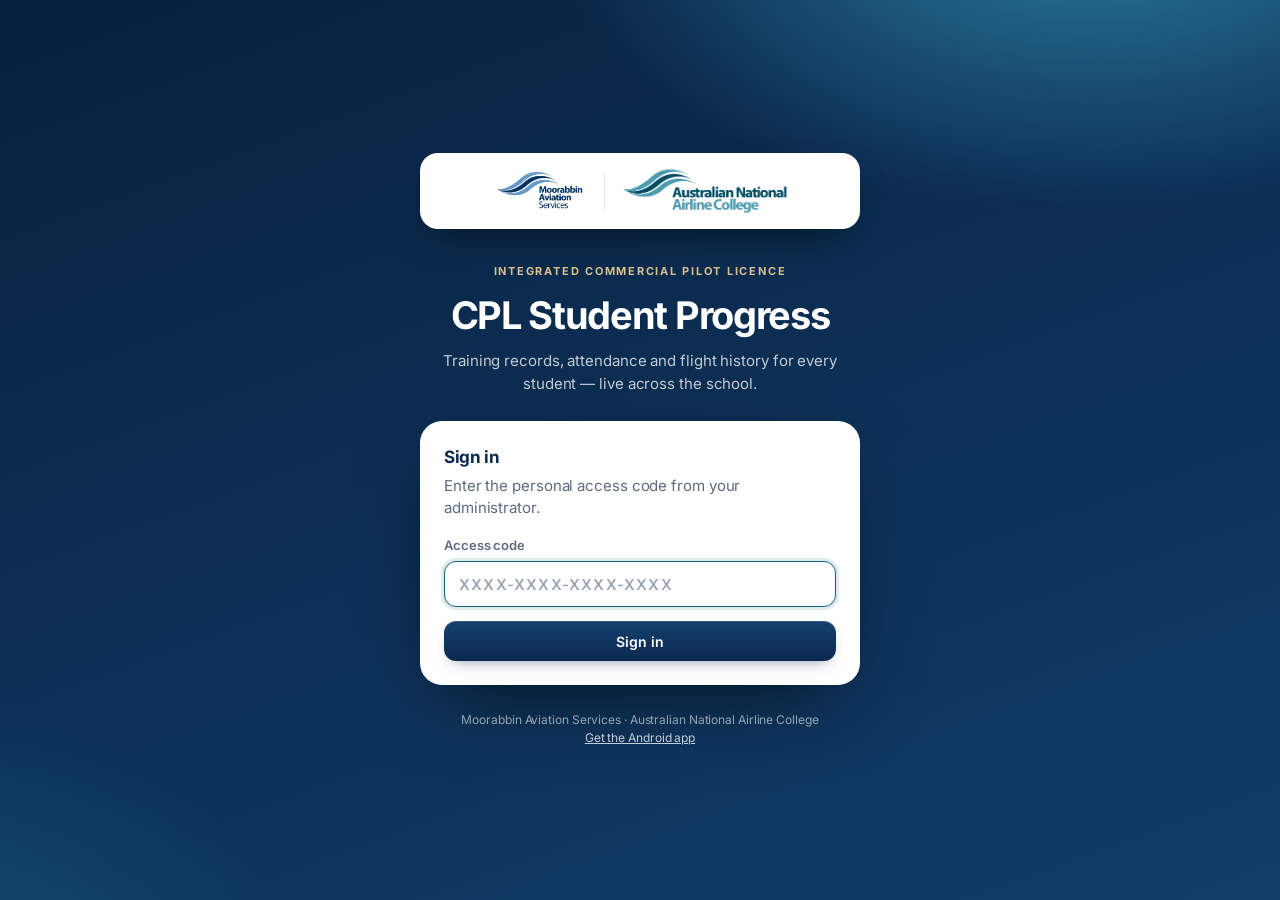
<file: docs/index.html>
<!doctype html>
<html lang="en">
<head>
<meta charset="utf-8">
<meta name="cpl-build" content="2026-11-01T04:01:57Z">
<meta name="viewport" content="width=device-width,initial-scale=1,viewport-fit=cover">
<meta name="theme-color" content="#0b2a4f">
<meta name="description" content="CPL student progress for Moorabbin Aviation Services: training records, attendance and flight history, live across the school.">
<title>CPL Tracker · Moorabbin Aviation Services</title>
<link rel="manifest" href="manifest.webmanifest">
<link rel="icon" href="icons/icon-192.png">
<link rel="apple-touch-icon" href="icons/apple-touch-icon.png">
<meta name="apple-mobile-web-app-capable" content="yes">
<meta name="mobile-web-app-capable" content="yes">
<meta name="apple-mobile-web-app-status-bar-style" content="black-translucent">
<meta name="apple-mobile-web-app-title" content="CPL Tracker">
<link rel="preload" href="fonts/inter-latin-400-normal.woff2" as="font" type="font/woff2" crossorigin>
<link rel="preload" href="fonts/inter-latin-600-normal.woff2" as="font" type="font/woff2" crossorigin>
<link rel="stylesheet" href="app.css?v=2026-11-01T04:01:57Z">
</head>
<body>
<div id="app"><div class="login"><div class="box" style="color:#fff;text-align:center">Loading…</div></div></div>
<noscript>This site needs JavaScript.</noscript>
<script src="report.js?v=2026-11-01T04:01:57Z"></script>
<script src="importer.js?v=2026-11-01T04:01:57Z"></script>
<script src="app.js?v=2026-11-01T04:01:57Z"></script>
</body>
</html>
</file>
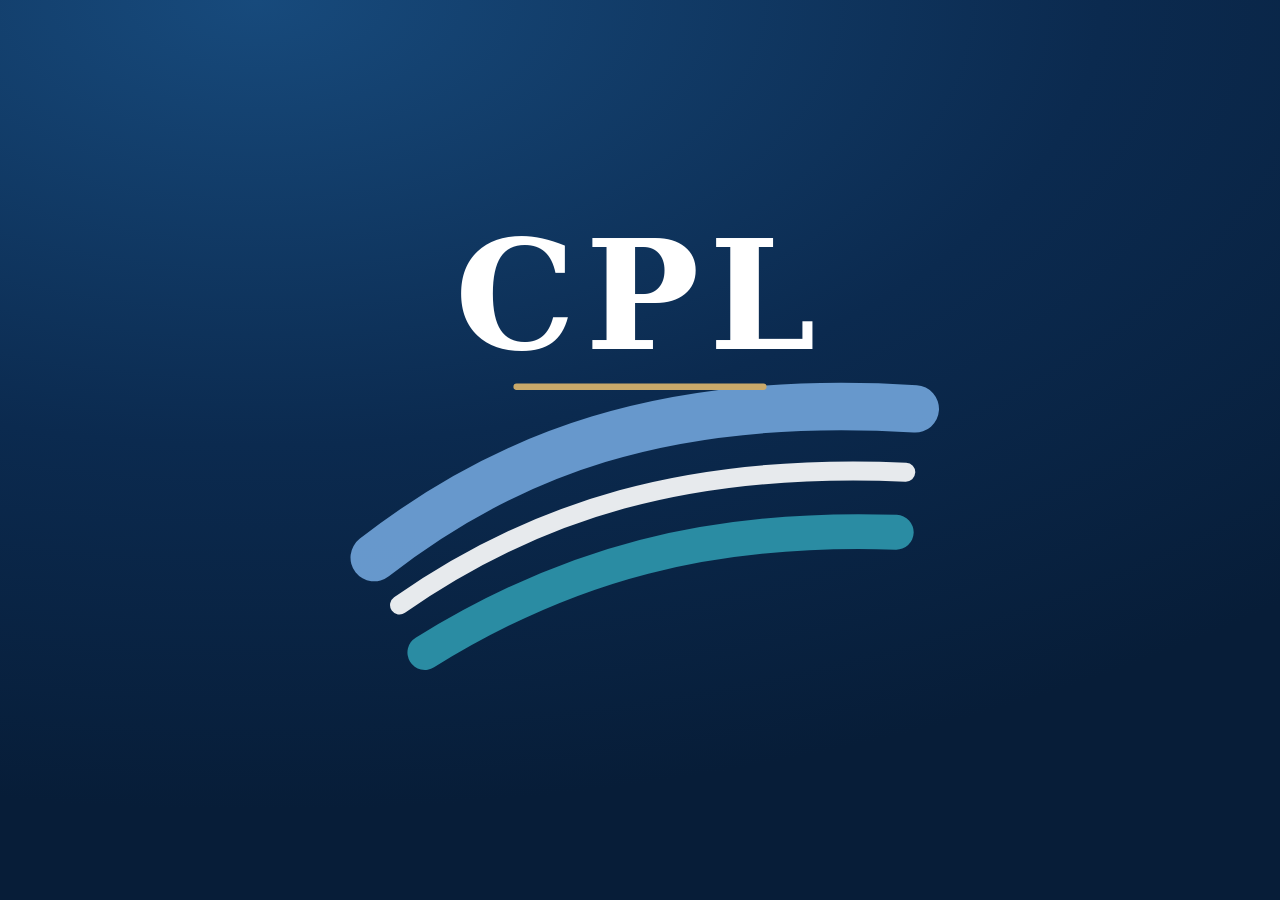
<file: assets/icon.html>
<!doctype html><html><head><meta charset="utf-8"><style>
html,body{margin:0;width:100vw;height:100vh;overflow:hidden}
.i{width:100vw;height:100vh;background:radial-gradient(120% 90% at 20% 0%,#174a7c 0%,#0b2a4f 55%,#071d38 100%);position:relative}
svg{position:absolute;inset:0;width:100%;height:100%}
</style></head><body><div class="i"><svg viewBox="0 0 512 512"><g transform="translate(256 256) scale(.9) translate(-256 -232)">
<path d="M88 300C170 236 270 196 430 206" stroke="#6c9fd3" stroke-width="30" fill="none" stroke-linecap="round" opacity=".95"/>
<path d="M104 330C190 270 286 240 424 246" stroke="#ffffff" stroke-width="12" fill="none" stroke-linecap="round" opacity=".9"/>
<path d="M120 360C210 304 300 280 418 284" stroke="#2a8ca3" stroke-width="22" fill="none" stroke-linecap="round"/>
<text x="256" y="168" text-anchor="middle" font-family="Georgia,'DejaVu Serif',serif" font-size="96" font-weight="700" fill="#ffffff" letter-spacing="6">CPL</text>
<rect x="176" y="190" width="160" height="4" rx="2" fill="#c9a96a"/>
</g></svg></div></body></html>
</file>
<file: docs/app.css>
/* Inter, served from this site (SIL OFL 1.1, fonts/OFL-Inter.txt) — no third-party font requests. */
@font-face{font-family:Inter;src:url(fonts/inter-latin-400-normal.woff2) format("woff2");font-weight:400;font-display:swap}
@font-face{font-family:Inter;src:url(fonts/inter-latin-500-normal.woff2) format("woff2");font-weight:500;font-display:swap}
@font-face{font-family:Inter;src:url(fonts/inter-latin-600-normal.woff2) format("woff2");font-weight:600;font-display:swap}
@font-face{font-family:Inter;src:url(fonts/inter-latin-700-normal.woff2) format("woff2");font-weight:700;font-display:swap}
:root{
  --navy:#0b2a4f;--navy2:#123b6b;--teal:#16627a;--gold:#b8955a;--gold2:#d9bf8c;
  --bg:#f3f5f8;--surface:#fff;--line:#e3e8ef;--line2:#eef2f6;--text:#0f1c2e;--muted:#5b6b80;--faint:#98a4b3;
  --green:#1f7a4d;--green-bg:#e3f2ea;--amber:#b7791f;--amber-bg:#fdf1dc;--red:#b42318;--red-bg:#fbe5e5;--chip:#e8edf3;--tint:#dfe8f3;
  --serif:"Iowan Old Style","Palatino Linotype",Palatino,Georgia,"Times New Roman",serif;
  --sans:Inter,system-ui,-apple-system,"Segoe UI",Roboto,"Helvetica Neue",Arial,sans-serif;
  --r:16px;--shadow:0 1px 2px #0b2a4f0d,0 4px 14px #0b2a4f0a;--shadow2:0 10px 40px #0b2a4f2e;
  --side:252px;
  color-scheme:light;
}
*{box-sizing:border-box}
html,body{margin:0;height:100%}
body{background:var(--bg);color:var(--text);font:15px/1.5 var(--sans);-webkit-font-smoothing:antialiased;-webkit-tap-highlight-color:transparent}
button,input,select,textarea{font:inherit;color:inherit}
a{color:var(--teal)}
h1,h2,h3{font-family:var(--serif);color:var(--navy);margin:0;font-weight:700;letter-spacing:-.01em}
.sr{position:absolute;width:1px;height:1px;overflow:hidden;clip:rect(0 0 0 0)}
svg.i{width:22px;height:22px;fill:currentColor;flex:0 0 auto}

/* ---------- shell ---------- */
.shell{display:grid;grid-template-columns:var(--side) 1fr;min-height:100vh}
.side{position:sticky;top:0;height:100vh;padding-top:calc(18px + env(safe-area-inset-top))!important;background:linear-gradient(180deg,#0b2a4f 0%,#0e3561 70%,#123f6e 100%);color:#fff;display:flex;flex-direction:column;padding:18px 14px}
.brand{background:#fff;border-radius:14px;padding:10px 12px;display:flex;align-items:center;gap:10px;margin-bottom:8px}
.brand img{height:34px;width:auto;display:block}
.brand .sep{width:1px;height:28px;background:var(--line)}
.side .kicker{font-size:10.5px;letter-spacing:.14em;text-transform:uppercase;color:var(--gold2);font-weight:700;padding:14px 10px 6px}
.side nav{display:flex;flex-direction:column;gap:2px;margin-top:4px}
.side nav a{display:flex;align-items:center;gap:12px;padding:11px 12px;border-radius:12px;color:#ffffffc0;text-decoration:none;font-weight:600;font-size:14.5px;transition:background .15s,color .15s}
.side nav a:hover{background:#ffffff12;color:#fff}
.side nav a.on{background:#ffffff1f;color:#fff;box-shadow:inset 3px 0 0 var(--gold)}
.side .grow{flex:1}
.me{display:flex;align-items:center;gap:10px;padding:10px;border-radius:12px;background:#ffffff10}
.me b{display:block;font-size:14px}.me small{color:#ffffffa0;font-size:12px}
.main{min-width:0;display:flex;flex-direction:column}
.top{position:sticky;top:0;z-index:20;display:flex;align-items:center;gap:12px;padding:calc(14px + env(safe-area-inset-top)) 28px 14px;background:#f3f5f8e8;backdrop-filter:blur(12px);-webkit-backdrop-filter:blur(12px);border-bottom:1px solid transparent}
.top.scrolled{border-bottom-color:var(--line)}
.top h1{font-size:24px;flex:1;min-width:0;white-space:nowrap;overflow:hidden;text-overflow:ellipsis}
.top .sub{font-family:var(--sans);font-size:13px;color:var(--muted);font-weight:500;margin-left:10px}
.content{padding:6px 28px 48px;max-width:1280px;width:100%}
.mnav{display:none}

/* ---------- controls ---------- */
.btn{display:inline-flex;align-items:center;justify-content:center;gap:8px;min-height:42px;padding:9px 16px;border-radius:12px;border:1px solid var(--line);background:var(--surface);color:var(--navy);font-weight:600;cursor:pointer;text-decoration:none;white-space:nowrap;transition:background .15s,box-shadow .15s,transform .05s}
.btn:hover{background:#f7f9fc}.btn:active{transform:translateY(1px)}
.btn.primary{background:var(--navy);border-color:var(--navy);color:#fff}.btn.primary:hover{background:var(--navy2)}
.btn.gold{background:var(--gold);border-color:var(--gold);color:#fff}.btn.gold:hover{background:#a8844b}
.btn.ghost{border-color:transparent;background:transparent}
.btn.danger{color:var(--red)}
.btn svg.i{width:20px;height:20px}
.btn:disabled{opacity:.55;cursor:default}
.icon-btn{width:42px;height:42px;border-radius:12px;border:0;background:transparent;display:grid;place-items:center;color:var(--navy);cursor:pointer}
.icon-btn:hover{background:#0b2a4f0d}
.search{position:relative;flex:0 1 360px}
.search svg{position:absolute;left:12px;top:50%;transform:translateY(-50%);color:var(--faint);width:20px;height:20px}
.search input{width:100%;height:42px;border-radius:12px;border:1px solid var(--line);background:#fff;padding:0 14px 0 40px;outline:none}
.search input:focus,.field input:focus,.field select:focus,.field textarea:focus{border-color:var(--teal);box-shadow:0 0 0 3px #16627a22}
.chips{display:flex;gap:8px;overflow-x:auto;padding:4px 0 12px;scrollbar-width:none}
.chips::-webkit-scrollbar{display:none}
.chip{flex:0 0 auto;border:1px solid var(--line);background:#fff;border-radius:99px;padding:7px 14px;font-weight:600;font-size:13.5px;cursor:pointer;color:var(--text);white-space:nowrap}
.chip:hover{border-color:#c9d3df}
.chip.on{background:var(--navy);border-color:var(--navy);color:#fff}
.chip small{opacity:.7;margin-left:6px;font-weight:600}
.pill{display:inline-flex;align-items:center;gap:4px;font-size:11.5px;font-weight:700;letter-spacing:.02em;padding:3px 10px;border-radius:99px;background:var(--chip);color:var(--muted);white-space:nowrap}
.pill.green{background:var(--green-bg);color:var(--green)}.pill.amber{background:var(--amber-bg);color:var(--amber)}.pill.red{background:var(--red-bg);color:var(--red)}.pill.navy{background:var(--tint);color:var(--navy)}
.label{font-size:11px;letter-spacing:.09em;text-transform:uppercase;color:var(--muted);font-weight:700}
.muted{color:var(--muted)}
.field{display:flex;flex-direction:column;gap:6px;margin:0 0 14px}
.field>span{font-size:13px;font-weight:600;color:var(--muted)}
.field input,.field select,.field textarea{height:46px;border:1px solid var(--line);border-radius:12px;padding:0 14px;background:#f8fafc;outline:none;width:100%}
.field textarea{height:auto;min-height:96px;padding:12px 14px;resize:vertical}
.seg{display:grid;gap:8px}
.seg button{display:flex;align-items:center;justify-content:space-between;padding:12px 14px;border-radius:12px;border:1px solid var(--line);background:#fff;font-weight:500;cursor:pointer;text-align:left}
.seg button.on{border:1.5px solid var(--navy);background:var(--tint);color:var(--navy);font-weight:700}
.seg button svg{width:20px;height:20px;visibility:hidden}.seg button.on svg{visibility:visible}

/* ---------- cards ---------- */
.card{background:var(--surface);border-radius:var(--r);box-shadow:var(--shadow);padding:18px 20px}
.card h2{font-size:18px}
.card .sub{color:var(--muted);font-size:13px;margin-top:2px}
.grid{display:grid;gap:16px}
.g2{grid-template-columns:repeat(2,minmax(0,1fr))}.g3{grid-template-columns:repeat(3,minmax(0,1fr))}
.avatar{flex:0 0 auto;display:grid;place-items:center;border-radius:50%;color:#fff;font-weight:700;letter-spacing:.02em}
.ring{flex:0 0 auto;display:block}
.ring text{font:700 13px var(--sans);fill:var(--navy)}
.bar{height:8px;border-radius:5px;background:var(--chip);overflow:hidden}
.bar>i{display:block;height:100%;border-radius:5px;background:var(--teal);transition:width .4s ease}
.empty{padding:56px 20px;text-align:center;color:var(--muted)}
.empty svg{width:56px;height:56px;color:var(--line);display:block;margin:0 auto 10px}
.kv{display:flex;justify-content:space-between;gap:16px;padding:9px 0;border-top:1px solid var(--line2);font-size:14px}
.kv:first-of-type{border-top:0}.kv span{color:var(--muted)}.kv b{text-align:right;font-weight:600}

/* ---------- students ---------- */
.toolbar{display:flex;align-items:center;gap:10px;margin:2px 0 6px}
.toolbar .chips{flex:1;min-width:0}
.sortsel{flex:0 0 auto;height:38px;border:1px solid var(--line);border-radius:99px;background:#fff;padding:0 12px;font-weight:600;font-size:13.5px;color:var(--navy);margin-bottom:8px;cursor:pointer}
.toolbar .grow{flex:1}
.status{font-size:12.5px;font-weight:600;color:var(--amber)}
.table{width:100%;border-collapse:separate;border-spacing:0;background:#fff;border-radius:var(--r);box-shadow:var(--shadow);overflow:hidden}
.table th{text-align:left;font-size:11px;letter-spacing:.08em;text-transform:uppercase;color:var(--muted);font-weight:700;padding:12px 12px;background:#f8fafc;border-bottom:1px solid var(--line)}
.table td{padding:11px 12px;border-bottom:1px solid var(--line2);vertical-align:middle;font-size:14px}
.table tr:last-child td{border-bottom:0}
.table tbody tr{cursor:pointer;transition:background .12s}
.table tbody tr:hover{background:#f7f9fc}
.who{display:flex;align-items:center;gap:12px;min-width:0}
.who b{display:block;font-size:15px;white-space:nowrap;overflow:hidden;text-overflow:ellipsis;max-width:240px}
.table td:last-child,.table td.c-course{white-space:nowrap}
.who small{color:var(--muted);font-size:12.5px}
.prog{display:flex;align-items:center;gap:10px;min-width:130px}
.prog .bar{flex:1}
.prog b{font-size:13.5px;width:44px;text-align:right}
.next{color:var(--teal);font-weight:600;font-size:13px;max-width:210px;white-space:nowrap;overflow:hidden;text-overflow:ellipsis}
.cards{display:none}
.scard{display:flex;align-items:center;gap:12px;background:#fff;border-radius:16px;box-shadow:var(--shadow);padding:12px 12px 12px 14px;margin-bottom:10px;cursor:pointer}
.scard .mid{flex:1;min-width:0}
.scard b{display:block;font-size:16px;white-space:nowrap;overflow:hidden;text-overflow:ellipsis}
.scard small{display:block;color:var(--muted);font-size:13px;white-space:nowrap;overflow:hidden;text-overflow:ellipsis}
.scard .row{display:flex;align-items:center;gap:6px;margin-top:5px;min-width:0}
.more{display:flex;justify-content:center;padding:14px}

/* ---------- profile ---------- */
.hero{position:relative;overflow:hidden;border-radius:20px;background:linear-gradient(135deg,#0b2a4f 0%,#123f6e 55%,#16627a 100%);color:#fff;padding:22px 24px 18px;box-shadow:var(--shadow2)}
.hero::after{content:"";position:absolute;right:-80px;top:-60px;width:340px;height:340px;border-radius:50%;border:1px solid #ffffff1c;box-shadow:0 0 0 40px #ffffff07,0 0 0 90px #ffffff05}
.hero .head{display:flex;align-items:center;gap:18px;position:relative;z-index:1}
.hero h2{color:#fff;font-size:28px}
.hero .meta{color:#ffffffc7;font-size:14px;margin-top:2px}
.hero .actions{display:flex;gap:6px;margin-left:auto;align-self:flex-start}
.hero .icon-btn{color:#fff}.hero .icon-btn:hover{background:#ffffff1a}
.hero .ring text{fill:#fff}
.tiles{display:grid;grid-template-columns:repeat(4,1fr);gap:10px;margin-top:18px;position:relative;z-index:1}
.tile{background:#ffffff14;border:1px solid #ffffff14;border-radius:14px;padding:10px 14px}
.tile b{display:block;font-size:20px;line-height:1.2}
.tile small{color:#ffffffb0;font-size:12px}
.tile.warn{background:#b4231840;border-color:#ff8a8040}.tile.warn b{color:#ffcdc7}
.tabs{display:flex;gap:4px;margin:18px 0 16px;border-bottom:1px solid var(--line);overflow-x:auto;scrollbar-width:none}
.tabs::-webkit-scrollbar{display:none}
.tabs a{padding:11px 16px;color:var(--muted);text-decoration:none;font-weight:600;border-bottom:3px solid transparent;margin-bottom:-1px;white-space:nowrap}
.tabs a:hover{color:var(--navy)}
.tabs a.on{color:var(--navy);border-bottom-color:var(--gold)}
.meter{margin-top:14px}.meter .t{display:flex;justify-content:space-between;font-size:14px;margin-bottom:6px}.meter .t b{color:var(--navy)}
.nextcard{display:flex;align-items:center;gap:14px;cursor:pointer}
.nextcard svg.i{color:var(--teal);width:30px;height:30px}
.minis{display:grid;grid-template-columns:repeat(4,1fr);gap:8px;margin-top:12px}
.minis b{display:block;color:var(--navy);font-size:18px}.minis small{color:var(--muted);font-size:12px}
.ms{display:flex;align-items:center;gap:12px;padding:11px 0;border-top:1px solid var(--line2);cursor:pointer}
.ms:first-of-type{border-top:0}
.ms .t{flex:1;min-width:0}.ms .t b{display:block;font-size:14px}.ms .t small{color:var(--muted);font-size:12.5px}
.list{background:#fff;border-radius:var(--r);box-shadow:var(--shadow);overflow:hidden}
.phase{padding:14px 18px 6px;background:#f8fafc;border-bottom:1px solid var(--line2)}
.li{display:flex;align-items:center;gap:14px;padding:12px 18px;border-bottom:1px solid var(--line2);cursor:pointer;transition:background .12s}
.li:hover{background:#f7f9fc}
.li:last-child{border-bottom:0}
.li .t{flex:1;min-width:0}
.li .t b{display:block;font-size:14.5px;font-weight:600}
.li .t small{display:block;color:var(--muted);font-size:12.5px;white-space:nowrap;overflow:hidden;text-overflow:ellipsis}
.li .t em{display:block;font-style:normal;color:var(--teal);font-size:12.5px;white-space:nowrap;overflow:hidden;text-overflow:ellipsis}
.li.static{cursor:default}.li.static:hover{background:none}
.dot{flex:0 0 auto;width:28px;height:28px;border-radius:50%;border:2px solid var(--line);display:grid;place-items:center;background:#fff}
.dot svg{width:16px;height:16px;fill:#fff}
.dot.done{background:var(--green);border-color:var(--green)}.dot.prog{background:var(--amber-bg);border-color:var(--amber)}.dot.fail{background:var(--red);border-color:var(--red)}
.date{flex:0 0 52px;text-align:center}.date b{display:block;color:var(--navy);font-size:19px;line-height:1.1}.date small{color:var(--muted);font-size:11px;font-weight:700}
.attsum{display:flex;align-items:center;gap:18px}
.attsum .pills{display:flex;flex-wrap:wrap;gap:6px;margin-top:8px}
.warnline{color:var(--red);font-weight:700;font-size:13.5px;margin-top:8px}

/* ---------- overview ---------- */
.welcome{border-radius:20px;background:linear-gradient(135deg,#0b2a4f 0%,#16627a 100%);color:#fff;padding:24px;box-shadow:var(--shadow2);position:relative;overflow:hidden}
.welcome::after{content:"";position:absolute;right:-60px;bottom:-120px;width:320px;height:320px;border-radius:50%;border:1px solid #ffffff1f;box-shadow:0 0 0 50px #ffffff06}
.welcome h2{color:#fff;font-size:26px}
.welcome p{color:#ffffffc2;margin:4px 0 18px}
.stats{display:grid;grid-template-columns:repeat(4,1fr);gap:12px;position:relative;z-index:1}
.stats b{display:block;font-size:30px;line-height:1.1}.stats small{color:#ffffffb3}
.stats .gold b{color:var(--gold2)}
.prow{display:flex;align-items:center;gap:12px;padding:10px 0;border-top:1px solid var(--line2);cursor:pointer}
.prow:first-of-type{border-top:0}
.prow .t{flex:1;min-width:0}.prow .t b{display:block;font-size:14.5px;white-space:nowrap;overflow:hidden;text-overflow:ellipsis}.prow .t small{color:var(--muted);font-size:12.5px}
.cbar{margin-top:12px}.cbar .t{display:flex;justify-content:space-between;font-size:14px;margin-bottom:5px}

/* ---------- uploads (review UI shared with the classic tracker) ---------- */
.drop{border:2px dashed #c3cfdc;border-radius:18px;background:#fff;padding:34px 20px;text-align:center;cursor:pointer;transition:border-color .15s,background .15s}
.drop:hover,.drop.over{border-color:var(--gold);background:#fffaf1}
.drop svg.i{width:44px;height:44px;color:var(--teal)}
.drop h2{margin:8px 0 4px}
.kinds{display:grid;grid-template-columns:repeat(2,minmax(0,1fr));gap:12px;margin-top:16px}
.kind{display:flex;gap:12px;align-items:flex-start}
.kind svg.i{color:var(--teal)}
.kind b{display:block;font-size:14.5px}.kind small{color:var(--muted);font-size:13px}
#stReview{margin-top:16px;background:#fff;border-radius:var(--r);box-shadow:var(--shadow);padding:18px 20px;border:1px solid var(--gold2)}
#stReview .hint{color:var(--muted);font-size:13.5px}
.strhead{display:flex;justify-content:space-between;align-items:center}
.strhead h3{font-size:20px}
#stReview h4{margin:18px 0 8px;color:var(--navy);font-size:15px}
#stReview button{min-height:38px;padding:7px 14px;border-radius:10px;border:1px solid var(--line);background:#fff;color:var(--navy);font-weight:600;cursor:pointer}
#stReview button.primary{background:var(--navy);border-color:var(--navy);color:#fff}
.stfile{display:flex;flex-direction:column;gap:4px;padding:10px 0;border-bottom:1px solid var(--line2)}
.stfile>span{font-size:13px;color:var(--muted)}.stfile.bad>span{color:var(--red)}
.stfile pre{white-space:pre-wrap;max-height:240px;overflow:auto;font-size:12px;background:#f5f7fa;padding:8px;border-radius:8px}
.sthrow{width:64px;display:inline-block;padding:2px 6px;border:1px solid var(--line);border-radius:8px}
.stmap{display:grid;grid-template-columns:repeat(auto-fill,minmax(230px,1fr));gap:10px;margin-top:8px}
.stmap label{display:flex;flex-direction:column;gap:4px;font-size:13px;font-weight:600}
.stmap label small{display:block;font-weight:400;color:var(--muted);overflow:hidden;text-overflow:ellipsis;white-space:nowrap}
.stmap select,.stfor select{height:38px;border:1px solid var(--line);border-radius:10px;padding:0 10px;background:#f8fafc}
.stchange{padding:10px 12px;margin-bottom:8px;border:1px solid var(--line);border-radius:12px;background:#fff}
.stchange>small{display:block;color:var(--muted);font-size:12px}
.stchange ul{margin:6px 0 0;padding-left:20px;font-size:13px;max-height:220px;overflow:auto}
.stchange em{color:var(--muted);font-style:normal;font-size:12px}
.stpick{display:flex;align-items:center;gap:8px}
.stfor{display:flex;align-items:center;gap:8px;font-size:13px;margin:6px 0}
.stactions{display:flex;gap:8px;flex-wrap:wrap;margin-top:10px}

/* ---------- sheets, toasts, login ---------- */
.scrim{position:fixed;inset:0;background:#0b1a2e66;z-index:80;opacity:0;transition:opacity .2s}
.scrim.show{opacity:1}
.sheet{position:fixed;z-index:81;background:#fff;box-shadow:var(--shadow2);display:flex;flex-direction:column;transition:transform .25s cubic-bezier(.2,.8,.2,1)}
.sheet header{display:flex;align-items:center;gap:10px;padding:18px 18px 8px 22px}
.sheet header h3{flex:1;font-size:20px}
.sheet .body{padding:8px 22px 22px;overflow:auto}
.sheet .foot{display:flex;gap:8px;padding:12px 22px 20px;border-top:1px solid var(--line2)}
.sheet .foot .btn{flex:1}
@media(min-width:761px){.sheet{top:0;right:0;bottom:0;width:440px;transform:translateX(105%)}.sheet.show{transform:none}}
@media(max-width:760px){.sheet{left:0;right:0;bottom:0;max-height:88vh;border-radius:22px 22px 0 0;transform:translateY(105%)}.sheet.show{transform:none}.sheet::before{content:"";width:40px;height:5px;border-radius:3px;background:var(--line);margin:10px auto 0}}
.toast{position:fixed;left:50%;bottom:28px;transform:translate(-50%,20px);opacity:0;z-index:90;max-width:min(92vw,520px);background:var(--navy);color:#fff;padding:12px 18px;border-radius:12px;box-shadow:var(--shadow2);border-left:3px solid var(--gold);font-size:14px;transition:opacity .2s,transform .2s;pointer-events:none}
.toast.show{opacity:1;transform:translate(-50%,0)}
.login{min-height:100vh;display:grid;place-items:center;padding:calc(32px + env(safe-area-inset-top)) 16px calc(32px + env(safe-area-inset-bottom));background:radial-gradient(1200px 600px at 80% -10%,#16627a 0%,transparent 60%),linear-gradient(160deg,#0b2a4f 0%,#0e3561 60%,#123f6e 100%)}
.login .box{width:min(440px,100%);text-align:center;color:#fff}
.login .logos{display:flex;align-items:center;justify-content:center;gap:16px;background:#fff;border-radius:18px;padding:14px 20px;margin-bottom:34px}
.login .logos img{height:48px;width:auto}
.login .logos .sep{width:1px;height:38px;background:var(--line)}
.login .kicker{color:var(--gold2);font-size:11px;letter-spacing:.16em;text-transform:uppercase;font-weight:700}
.login h1{color:#fff;font-size:34px;margin:8px 0 6px}
.login p{color:#ffffffc0;margin:0 0 26px}
.login .card{text-align:left;padding:24px}
.login .err{color:var(--red);font-size:13.5px;margin:-4px 0 10px}
.login .foot{color:#ffffff90;font-size:12px;margin-top:26px}
.linkbtn{background:none;border:0;color:var(--teal);font-weight:600;cursor:pointer;padding:10px 0 0;display:block;margin:0 auto}
.update{position:fixed;right:20px;bottom:20px;z-index:85;display:flex;align-items:center;gap:10px;background:var(--navy);color:#fff;padding:12px 14px;border-radius:14px;box-shadow:var(--shadow2);border-left:3px solid var(--gold)}
.update .btn{min-height:34px;padding:5px 12px}

/* ---------- phones ---------- */
@media(max-width:1280px){.c-course{display:none}}
@media(max-width:1020px){.g3{grid-template-columns:1fr 1fr}.stats{grid-template-columns:repeat(2,1fr)}}
@media(max-width:760px){
  .shell{display:block}
  .side{display:none}
  .top{padding:calc(12px + env(safe-area-inset-top)) calc(16px + env(safe-area-inset-right)) 12px calc(16px + env(safe-area-inset-left));background:var(--navy);color:#fff;backdrop-filter:none;-webkit-backdrop-filter:none}
  .top h1{color:#fff;font-size:21px}.top .sub{color:#ffffffb0}
  .top .icon-btn,.top .btn.ghost{color:#fff}
  .top .sub{display:none}
  .wide{display:none}
  .top .btn.ghost{min-height:40px;padding:8px 10px}
  .toolbar{flex-direction:column;align-items:stretch;gap:0}
  .sortsel{align-self:flex-start}
  .hero .ring{width:62px;height:62px}
  .hero .head{gap:12px}
  .top .search{display:none}
  .top.searching .search{display:block;flex:1}.top.searching h1{display:none}
  .top .search input{background:#ffffff22;border-color:transparent;color:#fff}.top .search input::placeholder{color:#ffffffa0}.top .search svg{color:#ffffffb0}
  .content{padding:12px 14px 96px}
  .mnav{display:grid;grid-template-columns:repeat(4,1fr);position:fixed;left:0;right:0;bottom:0;z-index:60;background:#fff;box-shadow:0 -4px 20px #0b2a4f14;padding:6px 4px calc(6px + env(safe-area-inset-bottom))}
  .mnav a{display:flex;flex-direction:column;align-items:center;gap:3px;font-size:12px;font-weight:600;color:var(--muted);text-decoration:none}
  .mnav a span{display:grid;place-items:center;width:60px;height:32px;border-radius:16px}
  .mnav a.on{color:var(--navy)}.mnav a.on span{background:var(--tint)}
  .table{display:none}.cards{display:block}
  .g2,.g3{grid-template-columns:1fr}
  .hero{border-radius:0;margin:-12px -14px 0;padding:16px 18px 16px;box-shadow:none}
  .hero h2{font-size:22px}
  .tiles{grid-template-columns:repeat(4,1fr);gap:6px}.tile{padding:8px;text-align:center}.tile b{font-size:16px}.tile small{font-size:11px}
  .tabs{margin:0 -14px 14px;padding:0 8px;background:var(--navy);border:0}
  .tabs a{color:#ffffff99}.tabs a.on{color:#fff}
  .minis{grid-template-columns:repeat(2,1fr);row-gap:12px}
  .kinds{grid-template-columns:1fr}
  .stats b{font-size:24px}
  .toast{bottom:calc(84px + env(safe-area-inset-bottom))}
  .update{left:12px;right:12px;bottom:calc(84px + env(safe-area-inset-bottom))}
  .top .btn.gold.fab span{display:inline}
  .fab{position:fixed;right:16px;bottom:calc(84px + env(safe-area-inset-bottom));z-index:50;box-shadow:0 8px 24px #0b2a4f40}
  .stmap{grid-template-columns:1fr}
}
@media(prefers-reduced-motion:reduce){*{transition:none!important;animation:none!important}}
@media print{.side,.top,.mnav,.tabs,.btn,.icon-btn{display:none!important}.shell{display:block}.content{padding:0}.card,.list,.hero{box-shadow:none}}
.lastf b{display:block;font-size:13.5px;font-weight:600;max-width:220px;white-space:nowrap;overflow:hidden;text-overflow:ellipsis}.lastf small{color:var(--muted);font-size:12px}
.nextcard svg.i:first-child{flex:0 0 auto}

/* Claude scans */
.claude .ch{display:flex;align-items:flex-start;gap:14px}
.claude .ch>svg.i{width:30px;height:30px;color:var(--gold);flex:0 0 auto;margin-top:2px}
.claude .ch>div{flex:1;min-width:0}
.claude .ch .btn{flex:0 0 auto}
.scans{margin-top:12px}
.scans .li{padding:11px 4px;border-bottom:1px solid var(--line2)}
.scans .li:last-child{border-bottom:0}
.scans .li>svg.i{width:22px;height:22px;color:var(--teal);flex:0 0 auto}
.spin{display:inline-block;width:11px;height:11px;border:2px solid currentColor;border-right-color:transparent;border-radius:50%;animation:spin .8s linear infinite;margin-right:4px;vertical-align:-1px}
.spin.big{width:28px;height:28px;border-width:3px;color:var(--teal);margin:0 0 10px}
@keyframes spin{to{transform:rotate(360deg)}}
.note{margin-top:12px;padding:10px 14px;border-radius:12px;background:var(--chip);font-size:13.5px;display:flex;gap:8px;align-items:flex-start}
.note.amber{background:var(--amber-bg);color:var(--amber)}.note.green{background:var(--green-bg);color:var(--green);font-weight:600}
.note svg.i{width:18px;height:18px;flex:0 0 auto}
.grp{margin-top:14px;padding:6px 0}
.gh{display:flex;align-items:center;gap:12px;padding:10px 20px 10px;border-bottom:1px solid var(--line2)}
.gh>div{flex:1;min-width:0}.gh b{display:block;font-size:15px}.gh small{display:block;color:var(--muted);font-size:12.5px}
.gh select{height:40px;border:1px solid var(--line);border-radius:10px;padding:0 10px;background:#f8fafc;max-width:46%}
.bad{color:var(--red)!important}
.chg{display:flex;align-items:flex-start;gap:12px;padding:11px 20px;border-bottom:1px solid var(--line2);cursor:pointer}
.chg:last-child{border-bottom:0}
.chg.off{opacity:.6;cursor:default}
.chg input{width:20px;height:20px;margin-top:2px;accent-color:var(--navy);flex:0 0 auto}
.chg .t{flex:1;min-width:0}.chg .t b{font-size:14.5px;font-weight:600}
.chg .ba{font-size:13.5px;margin-top:2px}.chg .ba s{color:var(--muted)}.chg .ba .to{font-weight:700;color:var(--navy)}
.chg small{display:block;font-size:12.5px;color:var(--muted);margin-top:2px}
.chg small.why{font-style:italic}
.approve{position:sticky;bottom:12px;margin-top:16px;display:flex;align-items:center;gap:10px;background:var(--surface);border-radius:16px;box-shadow:0 8px 30px #0b2a4f2e;padding:10px 12px 10px 18px;z-index:5}
.approve #cnt{flex:1;font-weight:600;color:var(--muted)}
@media (max-width:760px){
  .claude .ch{flex-wrap:wrap}.claude .ch .btn{width:100%}
  .gh{flex-wrap:wrap}.gh select{max-width:100%;width:100%}
  .chg,.gh{padding-left:16px;padding-right:16px}
  .approve{bottom:calc(76px + env(safe-area-inset-bottom));padding:8px}
  .approve #all{display:none}
}
.known summary{padding:10px 20px;color:var(--muted);font-size:13px;font-weight:600;cursor:pointer;list-style:none}
.known summary::before{content:'▸ '}.known[open] summary::before{content:'▾ '}
.known summary::-webkit-details-marker{display:none}

/* report page */
.rtools{display:flex;flex-wrap:wrap;gap:12px 16px;align-items:flex-end;margin-bottom:16px}.rtools .field{margin:0;min-width:150px}
.rtools .check{display:flex;gap:8px;align-items:center;font-size:14px;padding-bottom:10px}
.rwrap{overflow:hidden}.rscale{transform-origin:0 0;width:max-content}
.codebox{font:700 26px/1.2 ui-monospace,Menlo,Consolas,monospace;letter-spacing:2px;text-align:center;padding:16px;border-radius:12px;background:#f2f5f9;border:1px dashed #b8c4d4;margin:4px 0 12px;user-select:all;word-break:break-all}
.iosinstall{display:flex;gap:12px;align-items:flex-start;text-align:left;font-size:14px;line-height:1.45}.iosinstall svg{flex:none;width:22px;height:22px}
.login .iosinstall{margin-top:18px;padding:14px;border-radius:14px;background:#ffffff18;color:#fff}

/* =====================================================================
   Design pass 3 (2026-11-01): one typeface, glass on navy, softer depth,
   calmer motion, layouts that never overflow the screen.
   ===================================================================== */
:root{
  --serif:Inter,system-ui,-apple-system,"Segoe UI",Roboto,sans-serif;
  --sans:Inter,system-ui,-apple-system,"Segoe UI",Roboto,"Helvetica Neue",Arial,sans-serif;
  --bg:#f4f6fa;--line:#e4e9f0;--line2:#eef1f6;
  --r:18px;
  --shadow:0 0 0 1px #0b2a4f0a,0 1px 2px #0b2a4f0d,0 6px 18px -6px #0b2a4f14;
  --shadow-hover:0 0 0 1px #0b2a4f12,0 2px 4px #0b2a4f10,0 16px 32px -12px #0b2a4f2e;
  --shadow2:0 24px 60px -18px #0b2a4f59;
  --grad:linear-gradient(135deg,#0b2a4f 0%,#123f6e 52%,#16627a 100%);
  --gold-grad:linear-gradient(135deg,#d9bf8c,#b8955a);
  --ease:cubic-bezier(.2,.8,.2,1);
}
body{font-feature-settings:"cv11","ss01","ss03";letter-spacing:-.006em;
  background:radial-gradient(1200px 520px at 100% -10%,#dfe9f5 0%,transparent 60%),radial-gradient(900px 420px at -10% 0%,#e9eef6 0%,transparent 55%),var(--bg);background-attachment:fixed}
h1,h2,h3{font-family:var(--sans);letter-spacing:-.022em;font-weight:700}
b,.stats b,.tile b,.minis b,.prog b,.date b,.ring text{font-variant-numeric:tabular-nums}
:focus-visible{outline:2px solid #16627a;outline-offset:2px;border-radius:8px}

/* layout: content may never be wider than the screen */
.main,.content{min-width:0}
.content.enter{animation:pageIn .32s var(--ease)}
@keyframes pageIn{from{opacity:0;transform:translateY(6px)}to{opacity:1;transform:none}}

/* sidebar */
.side{background:radial-gradient(420px 260px at 0% 0%,#1d5a86 0%,transparent 70%),radial-gradient(360px 300px at 100% 100%,#16627a66 0%,transparent 70%),linear-gradient(180deg,#0a2547 0%,#0d3259 60%,#0f3a66 100%);box-shadow:inset -1px 0 0 #ffffff10}
.brand{box-shadow:0 8px 24px -10px #00000066}
.side nav a{border-radius:12px;position:relative}
.side nav a.on{background:linear-gradient(90deg,#ffffff24,#ffffff0d);box-shadow:inset 0 0 0 1px #ffffff1a}
.side nav a.on::before{content:"";position:absolute;left:-14px;top:9px;bottom:9px;width:3px;border-radius:0 3px 3px 0;background:var(--gold-grad)}
.me{background:#ffffff0f;box-shadow:inset 0 0 0 1px #ffffff14;backdrop-filter:blur(8px)}
.qs{display:flex;align-items:center;gap:10px;width:100%;margin:6px 0 8px;padding:9px 12px;border-radius:12px;border:0;background:#ffffff12;box-shadow:inset 0 0 0 1px #ffffff17;color:#ffffffb8;font-size:13.5px;font-weight:500;cursor:pointer;transition:background .15s}
.qs:hover{background:#ffffff1c;color:#fff}.qs svg.i{width:18px;height:18px}.qs span{flex:1;text-align:left}
kbd{font:600 11px/1 var(--sans);padding:3px 6px;border-radius:6px;background:#ffffff1a;box-shadow:inset 0 -1px 0 #00000026;color:inherit}

/* header */
.top{background:linear-gradient(180deg,#f4f6fae6,#f4f6facc)}
.top h1{font-size:26px;letter-spacing:-.03em}

/* controls */
.btn{border-radius:12px;font-weight:600;transition:background .15s,box-shadow .2s,transform .12s var(--ease),border-color .15s}
.btn:hover{box-shadow:0 4px 14px -6px #0b2a4f40}
.btn.primary{background:linear-gradient(180deg,#14406f,#0b2a4f);box-shadow:inset 0 1px 0 #ffffff26,0 6px 16px -8px #0b2a4f99}
.btn.primary:hover{background:linear-gradient(180deg,#184a80,#0e3260)}
.btn.gold{background:var(--gold-grad);border:0;color:#1b1406;box-shadow:inset 0 1px 0 #ffffff59,0 8px 20px -10px #b8955acc}
.btn.gold:hover{filter:brightness(1.04)}
.btn.ghost:hover{box-shadow:none;background:#0b2a4f0b}
.search input{border-radius:14px;height:44px;background:#fff;box-shadow:0 1px 2px #0b2a4f0a;transition:box-shadow .2s,border-color .2s}
.chip{transition:background .15s,border-color .15s,box-shadow .15s}
.chip.on{background:var(--grad);border-color:transparent;box-shadow:0 6px 14px -8px #0b2a4fb3}
.pill{letter-spacing:.01em;padding:4px 10px}
.pill.dotted::before{content:"";width:6px;height:6px;border-radius:50%;background:currentColor;margin-right:2px}
.field input,.field select,.field textarea{background:#f7f9fc;transition:box-shadow .2s,border-color .2s,background .2s}
.field input:focus,.field select:focus,.field textarea:focus{background:#fff}

/* cards and lists */
.card,.list,.table,.scard,#stReview{box-shadow:var(--shadow)}
.card{border-radius:var(--r)}
.card h2{font-size:17px}
.list{border-radius:var(--r)}
.li,.prow,.ms,.table tbody tr{transition:background .15s}
.scard{transition:box-shadow .2s var(--ease),transform .2s var(--ease)}
@media(hover:hover){.scard:hover,.nextcard:hover{box-shadow:var(--shadow-hover);transform:translateY(-1px)}}
.nextcard{transition:box-shadow .2s var(--ease),transform .2s var(--ease)}
.bar{height:8px;background:#e9eef5}
.bar>i{background-image:linear-gradient(90deg,#ffffff00,#ffffff38)}
.empty svg{color:#cfd8e3}
.dot{transition:transform .2s var(--ease)}
.li:hover .dot{transform:scale(1.06)}

/* students */
.msearch{display:none}
.focus{display:flex;gap:6px;overflow-x:auto;scrollbar-width:none;padding:2px 0 10px}
.focus::-webkit-scrollbar{display:none}
.focus button{flex:0 0 auto;display:inline-flex;align-items:center;gap:6px;height:34px;padding:0 13px;border-radius:10px;border:0;background:transparent;color:var(--muted);font-weight:600;font-size:13.5px;cursor:pointer;transition:background .15s,color .15s}
.focus button:hover{background:#0b2a4f0b;color:var(--navy)}
.focus button.on{background:#fff;color:var(--navy);box-shadow:var(--shadow)}
.focus button small{font-size:11.5px;font-weight:700;padding:1px 7px;border-radius:99px;background:#e9eef5;color:var(--muted)}
.focus button.warn small{background:var(--red-bg);color:var(--red)}
.chips{-webkit-mask-image:linear-gradient(90deg,#000 calc(100% - 28px),transparent);mask-image:linear-gradient(90deg,#000 calc(100% - 28px),transparent);padding-right:28px}
.tablewrap{border-radius:var(--r);box-shadow:var(--shadow);background:#fff;overflow-x:auto}
.tablewrap .table{box-shadow:none;table-layout:fixed;min-width:860px}
.table th{position:sticky;top:0;background:#f8fafc}
.table th:nth-child(1){width:30%}.table th.c-course{width:15%}.table th:nth-child(3){width:15%}.table th:nth-child(4){width:18%}.table th:nth-child(5){width:16%}.table th:nth-child(6){width:10%}
.table td{overflow:hidden}
.who b,.lastf b,.next{max-width:100%}
.who>div{min-width:0;overflow:hidden}.who small{display:block;white-space:nowrap;overflow:hidden;text-overflow:ellipsis}
.table tbody tr:hover{background:linear-gradient(90deg,#f2f6fb,#f8fafc)}
.avatar{box-shadow:inset 0 0 0 2px #ffffff40,0 2px 6px -2px #0b2a4f59;background-image:linear-gradient(135deg,#ffffff26,#ffffff00)!important}

/* student hero */
.hero{background:radial-gradient(520px 260px at 90% -20%,#2b7fa3aa 0%,transparent 70%),radial-gradient(400px 220px at 0% 120%,#0d3a6699 0%,transparent 70%),var(--grad);border-radius:24px;box-shadow:var(--shadow2)}
.hero::before{content:"";position:absolute;inset:0;background:url("data:image/svg+xml,%3Csvg xmlns='http://www.w3.org/2000/svg' width='600' height='200' viewBox='0 0 600 200'%3E%3Cpath d='M0 150 C150 90 300 190 600 110' stroke='%23ffffff' stroke-opacity='.07' stroke-width='2' fill='none'/%3E%3Cpath d='M0 175 C180 115 330 210 600 135' stroke='%23d9bf8c' stroke-opacity='.18' stroke-width='1.5' fill='none'/%3E%3C/svg%3E") right bottom/cover no-repeat;pointer-events:none}
.hero h2{font-size:30px;letter-spacing:-.03em}
.tile{background:#ffffff12;border:0;box-shadow:inset 0 0 0 1px #ffffff1c;backdrop-filter:blur(10px);-webkit-backdrop-filter:blur(10px);border-radius:16px;padding:12px 14px;transition:background .2s}
.tile:hover{background:#ffffff1a}
.tile b{font-size:22px;letter-spacing:-.02em}
.tile.warn{background:linear-gradient(135deg,#d9483b40,#b4231826);box-shadow:inset 0 0 0 1px #ff9c9040}
.tabs{gap:2px;border-bottom:0;background:#e9eef5;padding:4px;border-radius:14px;width:max-content;max-width:100%}
.tabs a{border:0;margin:0;padding:8px 16px;border-radius:10px;font-size:14px;transition:background .15s,color .15s}
.tabs a.on{background:#fff;color:var(--navy);box-shadow:0 1px 3px #0b2a4f1f,0 4px 10px -6px #0b2a4f40}

/* overview */
.welcome{background:radial-gradient(600px 300px at 85% -30%,#2b7fa3aa 0%,transparent 70%),var(--grad);border-radius:24px;padding:28px}
.welcome h2{font-size:28px;letter-spacing:-.03em}
.stats>div{padding:12px 14px;border-radius:16px;background:#ffffff10;box-shadow:inset 0 0 0 1px #ffffff17}
.stats b{font-size:30px;letter-spacing:-.03em}
.stats .gold b{background:var(--gold-grad);-webkit-background-clip:text;background-clip:text;color:transparent}

/* sheets, toasts */
.scrim{background:#0b1a2e59;backdrop-filter:blur(3px);-webkit-backdrop-filter:blur(3px)}
.sheet{box-shadow:0 30px 80px -20px #0b2a4f80}
@media(min-width:761px){.sheet{top:12px;right:12px;bottom:12px;border-radius:22px;transform:translateX(calc(100% + 24px))}}
.toast{border-left:0;background:#0b2a4ff2;backdrop-filter:blur(10px);box-shadow:0 18px 40px -12px #0b2a4fa6,inset 0 0 0 1px #ffffff14;border-radius:14px}
.update{border-left:0;border-radius:16px}

/* quick search */
.palette{position:fixed;z-index:95;left:50%;top:12vh;transform:translateX(-50%);width:min(620px,calc(100vw - 24px));background:#fff;border-radius:20px;box-shadow:0 40px 100px -20px #0b2a4fa6,0 0 0 1px #0b2a4f14;overflow:hidden;animation:palIn .18s var(--ease)}
@keyframes palIn{from{opacity:0;transform:translate(-50%,-6px) scale(.98)}to{opacity:1;transform:translateX(-50%)}}
.pin{display:flex;align-items:center;gap:10px;padding:14px 16px;border-bottom:1px solid var(--line2)}
.pin svg.i{color:var(--faint)}.pin input{flex:1;border:0;outline:none;font-size:17px;background:none}
.pin kbd,.pfoot kbd{background:#eef1f6;color:var(--muted);box-shadow:inset 0 -1px 0 #0b2a4f1a}
.pres{max-height:min(52vh,420px);overflow:auto;padding:6px}
.pit{display:flex;align-items:center;gap:12px;padding:9px 10px;border-radius:12px;cursor:pointer}
.pit.on,.pit:hover{background:#eef3f9}
.pit b{display:block;font-size:14.5px}.pit small{display:block;color:var(--muted);font-size:12.5px}
.pico{width:30px;height:30px;border-radius:9px;display:grid;place-items:center;background:#e9eef5;color:var(--navy)}.pico svg.i{width:18px;height:18px}
.pfoot{display:flex;gap:16px;padding:9px 16px;border-top:1px solid var(--line2);font-size:12px;color:var(--muted)}
.pfoot kbd{margin-right:2px}

/* login */
.login{background:radial-gradient(900px 500px at 85% -10%,#2b7fa3 0%,transparent 60%),radial-gradient(700px 500px at -10% 110%,#16627a99 0%,transparent 60%),linear-gradient(160deg,#08203f 0%,#0d3259 60%,#113d6a 100%)}
.login h1{font-size:38px;letter-spacing:-.035em}
.login .card{border-radius:22px;box-shadow:0 30px 80px -24px #000000a6}
.login .logos{box-shadow:0 18px 40px -18px #000000a6}

/* phones */
@media(max-width:760px){
  .top{background:var(--grad)}
  .top h1{font-size:22px}
  .msearch{display:block;margin:2px 0 10px}
  .msearch input{height:46px;font-size:16px}
  .top .search,#searchBtn{display:none!important}
  .focus{margin:0 -14px;padding:0 14px 10px}
  .toolbar .chips{margin:0 -14px;padding-left:14px}
  .sortsel{margin-top:2px}
  .mnav{background:#ffffffe6;backdrop-filter:blur(18px) saturate(1.6);-webkit-backdrop-filter:blur(18px) saturate(1.6);box-shadow:0 -1px 0 #0b2a4f12}
  .mnav a span{transition:background .2s,width .2s var(--ease)}
  .hero{border-radius:0 0 24px 24px;margin:-12px -14px 0}
  .tabs{margin:14px 0;width:100%;overflow-x:auto}
  .tabs a{color:var(--muted)}.tabs a.on{color:var(--navy)}
  .tile{backdrop-filter:none;-webkit-backdrop-filter:none}
  .stats{gap:8px}.stats>div{padding:10px 12px}
  .palette{top:8vh}
}
@media(prefers-reduced-motion:reduce){.content.enter,.palette{animation:none}}
.table td{text-overflow:ellipsis;white-space:nowrap}.table td .who,.table td .prog{white-space:normal}

/* ---- alignment pass: one control height, one rhythm ---- */
:root{--ctl:36px}
.toolbar{align-items:center;gap:12px;margin:0 0 14px}
.chips{padding:0 28px 0 0;gap:8px;align-items:center}
.chip,.focus button,.sortsel{height:var(--ctl);display:inline-flex;align-items:center;padding:0 14px;margin:0;font-size:13.5px;line-height:1}
.sortsel{display:block;border-radius:10px;padding:0 30px 0 12px}
.chip{border-radius:10px}
.focus{padding:0;margin:0 0 12px;gap:6px}
.focus button{border-radius:10px}
.cols{align-items:start}
.top{min-height:72px}
.top .sub{margin-left:0}
.card h2+.sub{margin-top:4px}
.prow .t small,.li .t small{margin-top:1px}
.prow>svg.i{color:var(--faint);width:20px;height:20px}
.hero .meta+.meta{margin-top:0}
@media(max-width:760px){
  .toolbar{flex-direction:row;flex-wrap:wrap;gap:8px}
  .toolbar .chips{flex:1 1 100%;margin:0 -14px;padding:0 28px 0 14px}
  .focus{margin:0 -14px 10px}
  .top{min-height:0}
}
.hero .meta,.hero h2{white-space:nowrap;overflow:hidden;text-overflow:ellipsis}
.hero .head>div:not(.avatar){min-width:0;flex:1}

/* outline icons */
svg.i{fill:none}
.dot svg{fill:none;color:#fff}
.hero .head>div:not(.avatar){flex:initial}
.hero .head>div:nth-of-type(1){flex:1;min-width:0}

/* attendance card + chart */
.attcard{padding:20px 22px}
.atthead{display:flex;align-items:center;gap:18px}
.atthead .t{flex:1;min-width:0}.atthead .t b{display:block;font-size:20px;letter-spacing:-.02em;color:var(--navy);margin-top:2px}.atthead .t small{display:block;color:var(--muted);font-size:13px;margin-top:2px}
.warnline{display:flex;align-items:center;gap:6px}.warnline svg.i{width:16px;height:16px}
.kpis{display:grid;grid-template-columns:repeat(4,minmax(0,1fr));gap:10px;margin:18px 0 6px}
.kpi{padding:12px 14px;border-radius:14px;background:#f5f8fb;box-shadow:inset 0 0 0 1px var(--line2)}
.kpi b{display:block;font-size:20px;color:var(--navy);letter-spacing:-.02em}.kpi small{color:var(--muted);font-size:12.5px}
.kpi.warn b{color:var(--red)}
.chart{margin-top:14px}
.chart .ch{display:flex;align-items:center;justify-content:space-between;gap:12px;flex-wrap:wrap;margin-bottom:6px}
.chart .ch b{font-size:14px;color:var(--navy)}.chart .ch span{display:flex;align-items:center;gap:6px;color:var(--muted);font-size:12px}
.lg{display:inline-block;width:10px;height:10px;border-radius:3px;margin-left:8px}.lg.met{background:#1f7a4d}.lg.under{background:#c2493d}.lg.inprog{background:#c3cddb}
.chart svg{width:100%;height:170px;display:block;overflow:visible}
.chart line.req{stroke:#0b2a4f;stroke-opacity:.45;stroke-dasharray:4 4;stroke-width:1.2;vector-effect:non-scaling-stroke}
.chart text.cl{font:600 11px var(--sans);fill:var(--muted)}.chart text.r{text-anchor:end}
.chart rect{transition:opacity .15s}.chart rect:hover{opacity:.8}
.sesshead{display:flex;align-items:flex-end;justify-content:space-between;gap:12px;margin:22px 0 6px;flex-wrap:wrap}
.sesshead .pills{display:flex;gap:6px;flex-wrap:wrap;margin-top:6px}
.rule{font-size:12.5px;margin-bottom:10px}
/* overview weekly bars */
.ch2{display:flex;align-items:flex-start;justify-content:space-between;gap:16px}
.ch2 .big{text-align:right;font-size:26px;font-weight:700;color:var(--navy);letter-spacing:-.03em;line-height:1.1}.ch2 .big small{display:block;font-size:12px;font-weight:500;color:var(--muted);letter-spacing:0}
.wbars{display:grid;grid-template-columns:repeat(12,minmax(0,1fr));gap:8px;align-items:end;height:170px;margin-top:14px}
.wb{position:relative;height:100%;display:flex;flex-direction:column;justify-content:flex-end;align-items:center}
.wb i{display:block;width:100%;max-width:44px;border-radius:8px 8px 4px 4px;background:linear-gradient(180deg,#2a7c99,#16627a);transition:filter .15s}
.wb.now i{background:linear-gradient(180deg,#e2c995,#b8955a)}
.wb:hover i{filter:brightness(1.1)}
.wb b{position:absolute;font-size:11.5px;color:var(--navy);top:auto;bottom:calc(var(--h,0%) + 22px)}
.wb b{position:static;order:-1;font-size:11.5px;color:var(--navy);margin-bottom:4px}
.wb small{font-size:11px;color:var(--muted);margin-top:6px;white-space:nowrap}
/* lesson phases */
.phases{display:grid;grid-template-columns:repeat(3,minmax(0,1fr));gap:12px;margin-bottom:14px}
.phasecard{background:#fff;border-radius:16px;box-shadow:var(--shadow);padding:14px 16px}
.phasecard .t{display:flex;align-items:baseline;gap:8px;margin-bottom:10px}
.phasecard .t b{font-size:15px;color:var(--navy)}.phasecard .t small{color:var(--muted);font-size:12.5px;flex:1}
.phasecard .t span{font-size:20px;font-weight:700;color:var(--navy);letter-spacing:-.02em}.phasecard em{font-style:normal;font-size:13px;color:var(--muted);font-weight:600}
@media(max-width:760px){
  .atthead{flex-wrap:wrap}.atthead .btn{width:100%}
  .kpis{grid-template-columns:repeat(2,minmax(0,1fr))}
  .wbars{gap:4px;height:150px}.wb small{font-size:9.5px}.wb b{font-size:10px}
  .phases{grid-template-columns:1fr;gap:8px}
  .chart svg{height:140px}
}

/* ---- figures and buttons: one system ---- */
.u{font-size:.62em;font-weight:600;letter-spacing:0;opacity:.62;margin-left:.12em}
.tile b,.kpi b,.stats b,.ch2 .big,.phasecard .t span,.minis b,.welcome .stats b{font-weight:700;letter-spacing:-.035em;font-variant-numeric:tabular-nums lining-nums}
.tile b{font-size:24px}.kpi b{font-size:22px}.stats b{font-size:32px}
.tile small,.kpi small,.stats small,.minis small{font-size:12.5px;font-weight:500;letter-spacing:.005em}
.stats .gold .u{opacity:.8}
.btn{height:40px;min-height:40px;padding:0 16px;font-size:14px;font-weight:600;letter-spacing:-.005em;gap:8px;border-radius:12px}
.btn svg.i{width:18px;height:18px;stroke-width:2}
.btn:not(.primary):not(.gold):not(.ghost):not(.danger){background:#fff;border:1px solid #dfe5ee;box-shadow:0 1px 2px #0b2a4f0f}
.btn:not(.primary):not(.gold):not(.ghost):not(.danger):hover{border-color:#c9d3e0;background:#fbfcfe;box-shadow:0 4px 12px -6px #0b2a4f40}
.btn.danger{background:#fff;border:1px solid #f1d0cc}
.btn.ghost{height:40px;padding:0 12px;color:var(--navy)}
.top .btn.ghost{color:var(--muted)}.top .btn.ghost:hover{color:var(--navy)}
.icon-btn{width:40px;height:40px;border-radius:12px}
.icon-btn svg.i{width:20px;height:20px}
.btn.primary,.btn.gold{border:0}
.fab{height:48px;padding:0 20px;border-radius:16px}
.sheet .foot .btn{height:44px}
.drop svg.i{stroke-width:1.6}
.side nav a svg.i{width:20px;height:20px;stroke-width:1.8}
.label{letter-spacing:.1em;font-size:10.5px}
.wbars{overflow:hidden}.wb{min-width:0}
@media(max-width:760px){.wb small{visibility:hidden}.wb:nth-child(3n+2) small{visibility:visible;overflow:visible}.wb small{font-size:10px}}
@media(max-width:760px){.top .btn.ghost,.top .icon-btn{color:#fff}.top .btn.ghost:hover{color:#fff;background:#ffffff1a}}
/* inputs always use the text colour, never the white of the sign-in screen around them */
.login .card,.field input,.field select,.field textarea,.search input,.palette input{color:var(--text)}
.login .card .field input::placeholder{color:#9aa6b5}
.login .card .field input{caret-color:var(--navy);font-weight:600}
</file>
